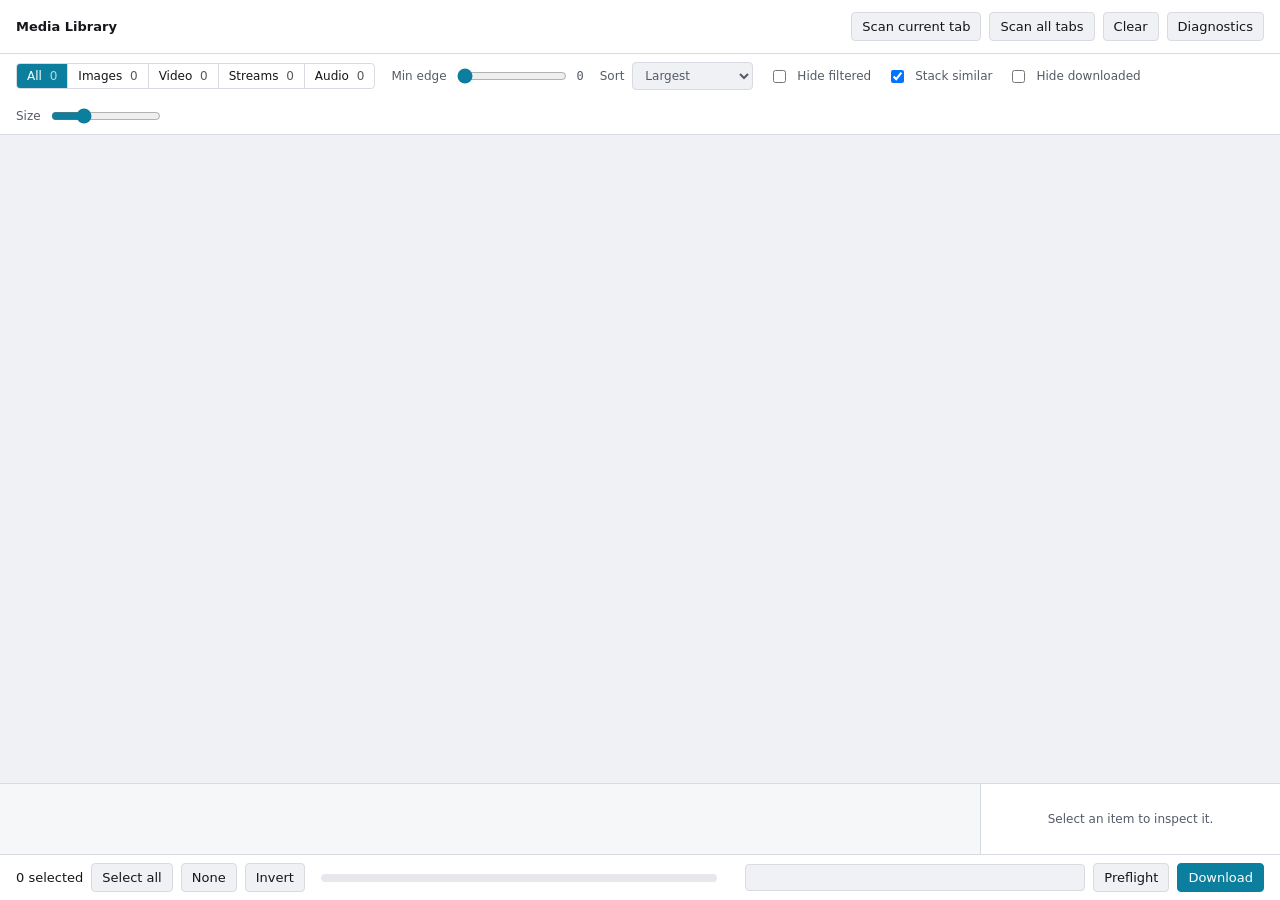
<file: browser_extensions/media-downloader-v2/src/ui/library/index.html>
<!DOCTYPE html>
<html lang="en">
<head>
    <meta charset="utf-8">
    <title>Media Library</title>
    <link rel="stylesheet" href="../kit/tokens.css">
    <link rel="stylesheet" href="library.css">
</head>
<body>
<div class="app">

    <header class="topbar">
        <div class="topbar__title">
            <strong>Media Library</strong>
            <span id="source" class="muted"></span>
        </div>
        <div class="topbar__actions">
            <button id="scan">Scan current tab</button>
            <button id="scanAll">Scan all tabs</button>
            <button id="clear">Clear</button>
            <button id="diag" title="Copy a redacted diagnostic timeline">Diagnostics</button>
        </div>
    </header>

    <div class="toolbar">
        <div class="seg" id="kindFilter" role="group" aria-label="Media type">
            <button data-kind="all" class="on">All <span class="n" data-count="all">0</span></button>
            <button data-kind="image">Images <span class="n" data-count="image">0</span></button>
            <button data-kind="video">Video <span class="n" data-count="video">0</span></button>
            <button data-kind="stream">Streams <span class="n" data-count="stream">0</span></button>
            <button data-kind="audio">Audio <span class="n" data-count="audio">0</span></button>
        </div>

        <label class="ctl">Min edge
            <input type="range" id="minEdge" min="0" max="2400" step="100" value="0">
            <output id="minEdgeOut" class="mono">0</output>
        </label>

        <label class="ctl">Sort
            <select id="sort">
                <option value="area">Largest</option>
                <option value="bytes">Filesize</option>
                <option value="added">Newest found</option>
                <option value="confidence">Confidence</option>
                <option value="name">Name</option>
            </select>
        </label>

        <label class="ctl"><input type="checkbox" id="hideFiltered"> Hide filtered</label>
        <label class="ctl"><input type="checkbox" id="stack" checked> Stack similar</label>
        <label class="ctl"><input type="checkbox" id="hideDone"> Hide downloaded</label>

        <label class="ctl">Size
            <input type="range" id="density" min="96" max="360" step="8" value="168">
        </label>
    </div>

    <div id="notice" class="notice" role="status" hidden></div>

    <main class="body">
        <section class="gridwrap" id="gridwrap" tabindex="0" aria-label="Media grid">
            <div id="empty" class="empty" hidden></div>
        </section>

        <aside class="inspector" id="inspector">
            <div class="inspector__empty muted">Select an item to inspect it.</div>
        </aside>
    </main>

    <footer class="transfer" id="transfer">
        <div class="transfer__left">
            <span id="selInfo">0 selected</span>
            <button id="selAll">Select all</button>
            <button id="selNone">None</button>
            <button id="selInvert">Invert</button>
        </div>
        <div class="transfer__bar" id="bar" hidden>
            <div class="seg-bar">
                <i class="s-done" style="width:0"></i>
                <i class="s-fail" style="width:0"></i>
                <i class="s-live" style="width:0"></i>
            </div>
            <span id="barText" class="mono"></span>
        </div>
        <div class="transfer__right">
            <input type="text" id="template" class="mono" spellcheck="false"
                   title="Output path template" style="width:340px">
            <button id="probe" title="Check real sizes and content types before downloading">Preflight</button>
            <button id="download" class="primary">Download</button>
        </div>
    </footer>

    <div id="ledger" class="ledger" hidden></div>
</div>

<script type="module" src="main.js"></script>
</body>
</html>
</file>
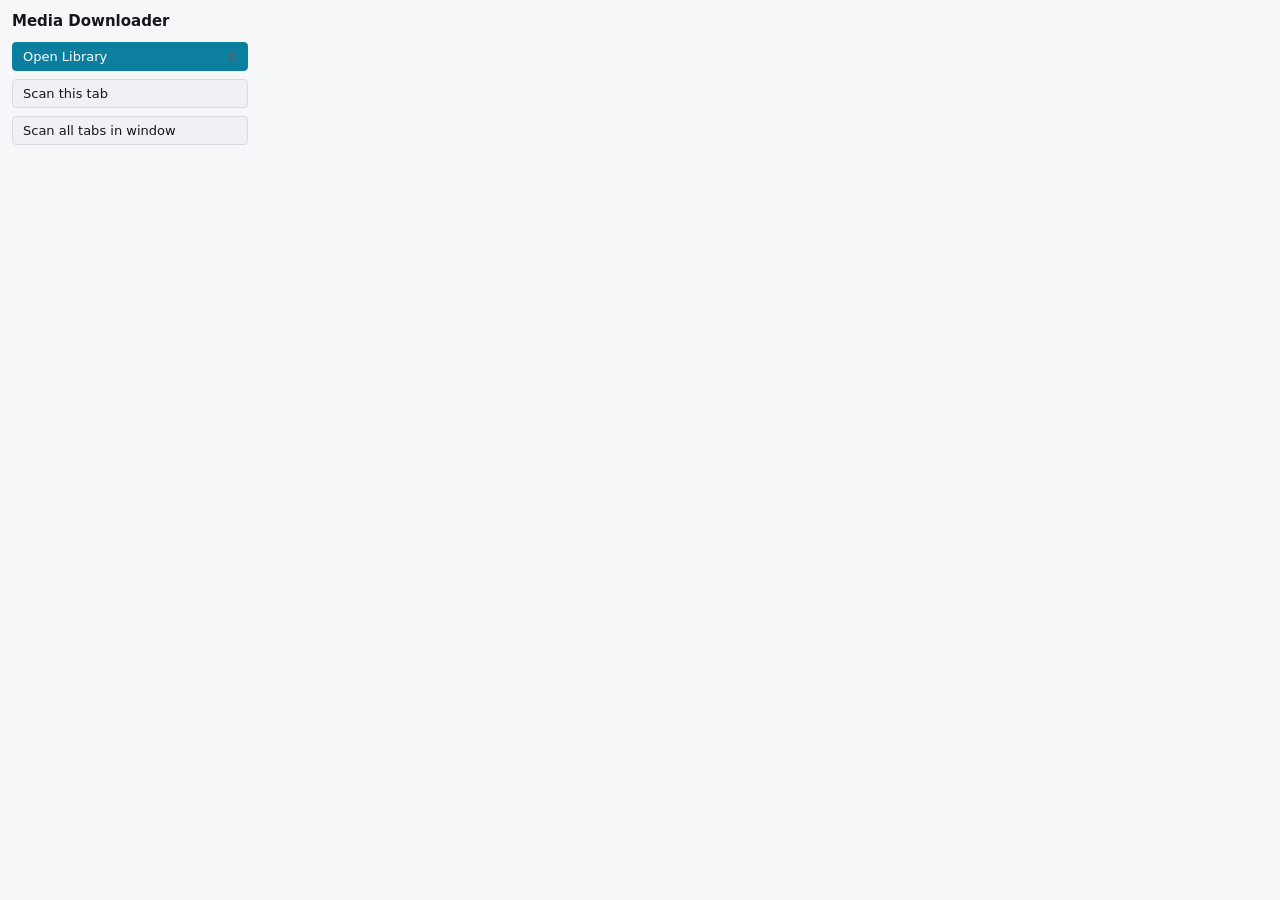
<file: browser_extensions/media-downloader-v2/src/ui/popup/index.html>
<!DOCTYPE html>
<html lang="en">
<head>
    <meta charset="utf-8">
    <title>Media Downloader</title>
    <link rel="stylesheet" href="../kit/tokens.css">
    <style>
        /* Deliberately small. The popup is a launcher, not a workspace — it
           unmounts on any outside click, which is precisely why v1's grid
           lived in the wrong container and why the codebase grew a
           detached-window hack to work around its own primary UI. */
        body { width: 260px; padding: var(--ui-space-3); }
        h1 { font-size: var(--ui-text-lg); margin: 0 0 var(--ui-space-3); }
        .row { display: flex; flex-direction: column; gap: var(--ui-space-2); }
        .row button { width: 100%; text-align: left; display: flex; justify-content: space-between; }
        .count { font-variant-numeric: tabular-nums; color: var(--ui-text-dim); }
        .note { margin-top: var(--ui-space-3); font-size: var(--ui-text-xs); color: var(--ui-text-faint); }
    </style>
</head>
<body>
    <h1>Media Downloader</h1>
    <div class="row">
        <button id="library" class="primary">Open Library <span class="count" id="n">0</span></button>
        <button id="scan">Scan this tab</button>
        <button id="scanAll">Scan all tabs in window</button>
    </div>
    <div class="note" id="note"></div>
    <script type="module" src="popup.js"></script>
</body>
</html>
</file>
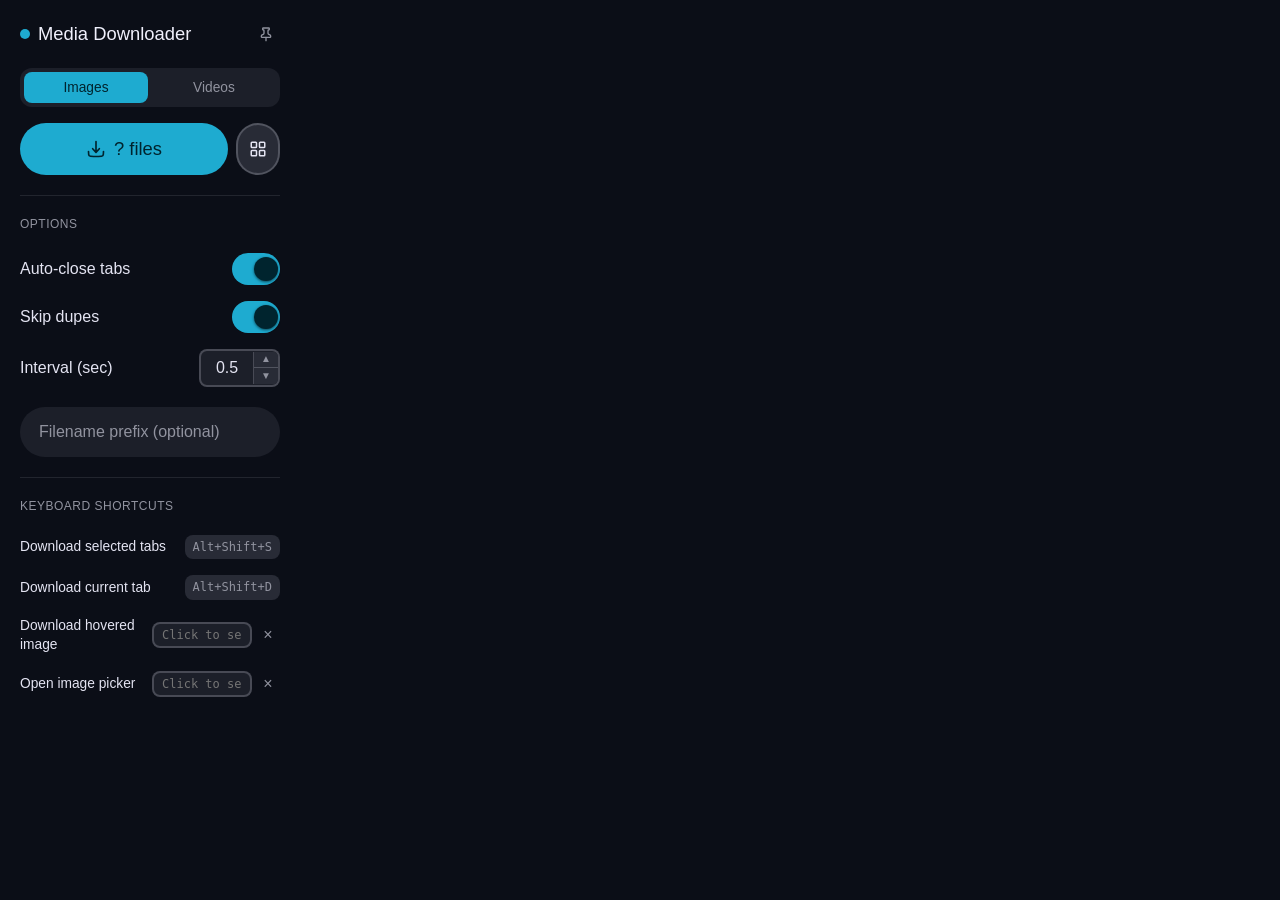
<file: browser_extensions/media-downloader-extension/popup.html>
<!DOCTYPE html>
<html>
<head>
  <meta charset="UTF-8">
  <style>
/* ========================================================================
 * IMAGE DOWNLOADER - POPUP UI
 * Built on Shared UI Design System tokens
 * ======================================================================== */

/* -- ROOT TOKENS --------------------------------------------------------- */
:root {
  /* Spacing Scale */
  --ui-space-1: 4px;
  --ui-space-2: 8px;
  --ui-space-3: 12px;
  --ui-space-4: 16px;
  --ui-space-5: 20px;
  --ui-space-6: 24px;

  /* Radius Scale */
  --ui-radius-s: 8px;
  --ui-radius-m: 12px;
  --ui-radius-l: 18px;
  --ui-radius-pill: 999px;

  /* Typography */
  --ui-font-xs: 0.75rem;
  --ui-font-s: 0.86rem;
  --ui-font-m: 1rem;
  --ui-font-l: 1.15rem;
  --ui-font-weight-m: 400;
  --ui-font-weight-l: 500;

  /* Motion */
  --ui-motion-fast: 120ms cubic-bezier(0.2, 0, 0.2, 1);
  --ui-motion-med: 240ms cubic-bezier(0.2, 0, 0.2, 1);

  /* Switch/Toggle Motion - MD3 Expressive bounce */
  --ui-switch-motion: 350ms cubic-bezier(0.34, 1.56, 0.64, 1);
  --ui-switch-secondary-motion: 250ms ease-out;

  /* Switch/Toggle Dimensions */
  --ui-switch-track-width: 48px;
  --ui-switch-track-height: 32px;
  --ui-switch-track-radius: 16px;
  --ui-switch-outline-width: 2px;
  --ui-switch-thumb-size-on: 24px;

  /* Input Field Dimensions */
  --ui-input-height: 50px;
  --ui-input-padding-x: 16px;
  --ui-input-padding-y: 8px;
  --ui-border-width-l: 3px;

  /* State */
  --ui-state-disabled-opacity: 0.4;
}

/* -- DARK THEME ---------------------------------------------------------- */
:root {
  --ui-surface: rgb(11, 14, 23);
  --ui-surface-alt: rgb(24, 28, 38);
  --ui-elevated-1: rgb(28, 31, 41);
  --ui-elevated-2: rgb(40, 43, 54);
  --ui-elevated-3: rgb(56, 60, 72);

  --ui-text: rgb(228, 228, 242);
  --ui-text-mute: rgb(145, 147, 159);
  --ui-text-strong: rgb(240, 240, 252);

  --ui-accent: rgb(30, 171, 208);
  --ui-text-on-accent: rgb(0, 36, 46);

  --ui-success: rgb(0, 162, 103);
  --ui-error: rgb(255, 113, 100);

  --ui-border-color-light: rgba(228, 228, 242, 0.10);
  --ui-border-color-med: rgba(228, 228, 242, 0.22);

  --ui-state-focus-ring: rgb(80, 210, 240);
  --ui-state-hover: rgba(228, 228, 242, 0.08);

  /* Switch/Toggle Colors */
  --ui-switch-track-off: rgb(35, 37, 47);
  --ui-switch-track-on: var(--ui-accent);
  --ui-switch-outline: rgb(115, 117, 129);
  --ui-switch-thumb-off: rgb(115, 117, 129);
  --ui-switch-thumb-on: rgb(0, 36, 46);

  /* Shadows */
  --ui-shadow-1: 0 1px 3px rgba(0, 0, 0, 0.60);
  --ui-shadow-2: 0 2px 8px rgba(0, 0, 0, 0.70);

  /* Input Field Colors */
  --ui-input-bg: rgb(28, 31, 41);
}

/* -- RESET & BASE -------------------------------------------------------- */
*, *::before, *::after {
  box-sizing: border-box;
  margin: 0;
  padding: 0;
}

body {
  width: 300px;
  font-family: -apple-system, BlinkMacSystemFont, 'Segoe UI', Roboto, sans-serif;
  font-size: var(--ui-font-m);
  color: var(--ui-text);
  background: var(--ui-surface);
  line-height: 1.4;
  padding: var(--ui-space-5);
  transition: width var(--ui-motion-med);
}

body.image-modal-open {
  width: 450px;
}

/* -- HEADER -------------------------------------------------------------- */
.header {
  display: flex;
  align-items: center;
  gap: var(--ui-space-2);
  margin-bottom: var(--ui-space-5);
  transition: opacity var(--ui-motion-med), transform var(--ui-motion-med), margin var(--ui-motion-med), height var(--ui-motion-med);
}

.header--hidden {
  opacity: 0;
  transform: scale(0.95);
  pointer-events: none;
  margin-bottom: 0;
  height: 0;
  overflow: hidden;
}

.header__icon {
  width: 10px;
  height: 10px;
  background: var(--ui-accent);
  border-radius: var(--ui-radius-s);
}

.header__title {
  font-size: var(--ui-font-l);
  font-weight: var(--ui-font-weight-l);
  color: var(--ui-text-strong);
}

.header__pin {
  margin-left: auto;
  width: 28px;
  height: 28px;
  border: none;
  background: transparent;
  color: var(--ui-text-mute);
  cursor: pointer;
  border-radius: var(--ui-radius-s);
  display: flex;
  align-items: center;
  justify-content: center;
  transition: background var(--ui-motion-fast), color var(--ui-motion-fast);
}

.header__pin:hover {
  background: var(--ui-state-hover);
  color: var(--ui-accent);
}

/* Hide pin button when already in detached window (only the original, not the close btn) */
body.is-detached #pin-btn {
  display: none;
}

/* Detached window gets more generous layout */
body.is-detached {
  width: auto;
  min-width: 320px;
}

body.is-detached.image-modal-open {
  width: auto;
}

/* -- DETACHED GRID MODE -------------------------------------------------- */
/* Hide normal popup UI when in detached mode (grid is the main view) */
body.is-detached .header,
body.is-detached .media-type,
body.is-detached .action-area__download,
body.is-detached .divider,
body.is-detached .section:has(> .section__title) {
  display: none !important;
}

body.is-detached {
  padding: 0;
  overflow: hidden;
}

body.is-detached #image-modal.active {
  background: var(--ui-surface);
}

body.is-detached #image-modal .modal {
  height: 100vh;
  max-height: 100vh;
  border-radius: 0;
}

body.is-detached #image-modal .modal__body--grid {
  max-height: none;
  flex: 1;
  grid-template-columns: repeat(4, 1fr);
  grid-auto-rows: minmax(200px, auto);
  gap: var(--ui-space-3);
}

/* -- SECTIONS ------------------------------------------------------------ */
.section {
  margin-bottom: var(--ui-space-5);
}

.section__title {
  font-size: var(--ui-font-xs);
  text-transform: uppercase;
  letter-spacing: 0.5px;
  color: var(--ui-text-mute);
  margin-bottom: var(--ui-space-3);
}

/* -- BUTTONS ------------------------------------------------------------- */
.btn {
  display: flex;
  align-items: center;
  justify-content: center;
  width: 100%;
  padding: var(--ui-space-3) var(--ui-space-5);
  font-size: var(--ui-font-l);
  font-weight: var(--ui-font-weight-l);
  border: none;
  border-radius: var(--ui-radius-pill);
  cursor: pointer;
  transition: background var(--ui-motion-fast), transform var(--ui-motion-fast);
  min-height: 52px;
  gap: var(--ui-space-2);
}

.btn:active {
  transform: scale(0.98);
}

.btn:focus-visible {
  outline: 2px solid var(--ui-state-focus-ring);
  outline-offset: 2px;
}

.btn:disabled {
  opacity: var(--ui-state-disabled-opacity);
  cursor: not-allowed;
}

.btn--primary {
  background: var(--ui-accent);
  color: var(--ui-text-on-accent);
}

.btn--primary:hover:not(:disabled) {
  filter: brightness(1.1);
}

.btn--secondary {
  background: var(--ui-elevated-2);
  color: var(--ui-text);
  border: 2px solid var(--ui-border-color-med);
  min-width: 44px;
  width: 44px;
  padding: 0;
}

.btn--secondary:hover:not(:disabled) {
  background: var(--ui-elevated-3);
  border-color: var(--ui-accent);
}

/* Button row layout */
.btn-row {
  display: flex;
  gap: var(--ui-space-2);
}

.btn-row .btn--primary {
  flex: 1;
}

.btn-row .btn--secondary {
  flex-shrink: 0;
}

/* -- DIVIDER ------------------------------------------------------------- */
.divider {
  height: 1px;
  background: var(--ui-border-color-light);
  margin: var(--ui-space-5) 0;
}

/* -- OPTIONS ------------------------------------------------------------- */
.option {
  display: flex;
  align-items: center;
  justify-content: space-between;
  padding: var(--ui-space-2) 0;
}

.option__label {
  font-size: var(--ui-font-m);
  color: var(--ui-text);
}

/* -- TOGGLE SWITCH (MD3 Expressive) -------------------------------------- */
.toggle {
  position: relative;
  display: inline-flex;
  align-items: center;
  cursor: pointer;
  user-select: none;
  -webkit-tap-highlight-color: transparent;
  flex-shrink: 0;
}

.toggle__input {
  /* Position absolutely for accessibility (not display: none) */
  position: absolute;
  opacity: 0;
  width: var(--ui-switch-track-width);
  height: var(--ui-switch-track-height);
  cursor: pointer;
  margin: 0;
  z-index: 1;
}

.toggle__track {
  /* Dimensions */
  position: relative;
  display: inline-block;
  width: var(--ui-switch-track-width);
  height: var(--ui-switch-track-height);
  border-radius: var(--ui-switch-track-radius);

  /* Default state (off) */
  background: var(--ui-switch-track-off);
  border: var(--ui-switch-outline-width) solid var(--ui-switch-outline);

  /* Transitions */
  transition:
    background-color var(--ui-switch-secondary-motion),
    border-color var(--ui-switch-secondary-motion),
    transform var(--ui-motion-fast) ease-out;
}

.toggle__thumb {
  /* Position */
  position: absolute;
  top: 50%;
  left: 4px;
  transform: translateY(-50%) scale(0.67);

  /* Dimensions - always 24px in DOM, scale to simulate size change */
  width: var(--ui-switch-thumb-size-on);
  height: var(--ui-switch-thumb-size-on);
  border-radius: 50%;

  /* Default state (off) */
  background: var(--ui-switch-thumb-off);

  /* Transitions - smooth bounce animation */
  transition:
    transform var(--ui-switch-motion),
    background-color var(--ui-switch-secondary-motion),
    box-shadow var(--ui-switch-secondary-motion);

  /* Subtle shadow for depth */
  box-shadow: var(--ui-shadow-1);
}

/* Checked state (on) - track */
.toggle__input:checked + .toggle__track {
  background: var(--ui-switch-track-on);
  border-color: transparent;
}

/* Checked state (on) - thumb: move right and scale to full size */
.toggle__input:checked + .toggle__track .toggle__thumb {
  transform:
    translateX(calc(var(--ui-switch-track-width) - var(--ui-switch-thumb-size-on) - 8px))
    translateY(-50%)
    scale(1);
  background: var(--ui-switch-thumb-on);
}

/* Focus state (keyboard navigation) */
.toggle__input:focus-visible + .toggle__track {
  outline: 2px solid var(--ui-state-focus-ring);
  outline-offset: 2px;
}

/* Remove focus on mouse click */
.toggle__input:focus:not(:focus-visible) + .toggle__track {
  outline: none;
}

/* Hover state (desktop only) */
@media (hover: hover) and (pointer: fine) {
  .toggle:hover .toggle__track {
    box-shadow: 0 0 0 8px var(--ui-state-hover);
  }

  .toggle:hover .toggle__thumb {
    box-shadow: var(--ui-shadow-2);
  }
}

/* Active/pressed state */
.toggle:active .toggle__track {
  transform: scale(0.98);
}

/* Reduced motion accessibility */
@media (prefers-reduced-motion: reduce) {
  .toggle__thumb,
  .toggle__track {
    transition: none !important;
  }
}

/* -- TEXT INPUT (Pill with Floating Label) ------------------------------- */
.input-wrapper {
  position: relative;
  width: 100%;
  height: var(--ui-input-height);
  margin-top: var(--ui-space-3);
}

.input-pill {
  position: relative;
  width: 100%;
  height: var(--ui-input-height);
  border-radius: var(--ui-input-height);
  border: var(--ui-border-width-l) solid transparent;
  background: var(--ui-input-bg);
  box-sizing: border-box;
  display: flex;
  align-items: center;
  transition: border-color var(--ui-motion-med);
  overflow: visible;
}

.input-pill:focus-within {
  border-color: var(--ui-accent);
}

.input-label {
  position: absolute;
  left: var(--ui-input-padding-x);
  top: 50%;
  transform: translateY(-50%);
  transform-origin: left center;
  background: transparent;
  font-size: var(--ui-font-m);
  font-weight: 400;
  line-height: 1.5;
  color: var(--ui-text-mute);
  pointer-events: none;
  white-space: nowrap;
  z-index: 1;
  transition:
    transform var(--ui-motion-med),
    color var(--ui-motion-med);
  -webkit-font-smoothing: antialiased;
}

/* Elevated state - label moves above input and shrinks */
.input-pill.has-value .input-label,
.input-pill:focus-within .input-label {
  transform: translateY(calc(-1 * var(--ui-input-height) * 0.95)) scale(0.75);
  color: var(--ui-text);
}

.input-field {
  position: relative;
  flex: 1;
  border: none;
  outline: none;
  background: transparent;
  padding: var(--ui-input-padding-y) var(--ui-input-padding-x);
  font-size: var(--ui-font-m);
  font-weight: 400;
  color: var(--ui-text);
  -webkit-font-smoothing: antialiased;
  z-index: 1;
  width: 100%;
  height: 100%;
  border-radius: inherit;
}

.input-field::placeholder {
  color: transparent;
}

/* Reduced motion accessibility */
@media (prefers-reduced-motion: reduce) {
  .input-label,
  .input-pill {
    transition: none !important;
  }
}

/* Custom number input */
.number-input {
  display: flex;
  align-items: center;
  background: var(--ui-elevated-1);
  border: 2px solid var(--ui-border-color-med);
  border-radius: var(--ui-radius-s);
  overflow: hidden;
  transition: border-color var(--ui-motion-fast);
}

.number-input:focus-within {
  border-color: var(--ui-accent);
}

.number-input__field {
  width: 52px;
  padding: var(--ui-space-2) var(--ui-space-2);
  border: none;
  background: transparent;
  color: var(--ui-text);
  font-size: var(--ui-font-m);
  text-align: center;
  -moz-appearance: textfield;
}

.number-input__field::-webkit-inner-spin-button,
.number-input__field::-webkit-outer-spin-button {
  -webkit-appearance: none;
  margin: 0;
}

.number-input__field:focus {
  outline: none;
}

.number-input__btns {
  display: flex;
  flex-direction: column;
  border-left: 1px solid var(--ui-border-color-med);
}

.number-input__btn {
  width: 24px;
  height: 16px;
  display: flex;
  align-items: center;
  justify-content: center;
  background: var(--ui-elevated-2);
  border: none;
  color: var(--ui-text-mute);
  cursor: pointer;
  font-size: 10px;
  line-height: 1;
  transition: background var(--ui-motion-fast), color var(--ui-motion-fast);
}

.number-input__btn:hover {
  background: var(--ui-elevated-3);
  color: var(--ui-text);
}

.number-input__btn:first-child {
  border-bottom: 1px solid var(--ui-border-color-med);
}

/* -- STATUS -------------------------------------------------------------- */
.status {
  font-size: var(--ui-font-s);
  color: var(--ui-text-mute);
  text-align: center;
  padding: var(--ui-space-3);
  min-height: 40px;
  display: flex;
  align-items: center;
  justify-content: center;
}

.status--success {
  color: var(--ui-success);
}

.status--error {
  color: var(--ui-error);
}

/* -- ACTION AREA (Button / Progress crossfade) --------------------------- */
.action-area {
  display: grid;
}

.action-area__download,
.action-area__progress {
  grid-area: 1 / 1;
  transition: opacity var(--ui-motion-med), transform var(--ui-motion-med);
}

.action-area__download {
  opacity: 1;
  transform: scale(1);
}

.action-area__progress {
  opacity: 0;
  transform: scale(0.95);
  pointer-events: none;
  visibility: hidden;
  height: 0;
  overflow: hidden;
}

/* Active state - show progress, hide button */
.action-area--active .action-area__download {
  opacity: 0;
  transform: scale(0.95);
  pointer-events: none;
}

.action-area--active .action-area__download {
  visibility: hidden;
  height: 0;
  overflow: hidden;
}

.action-area--active .action-area__progress {
  opacity: 1;
  transform: scale(1);
  pointer-events: auto;
  visibility: visible;
  height: auto;
  overflow: visible;
}

/* -- PROGRESS ------------------------------------------------------------ */
.progress {
  display: flex;
  flex-direction: column;
  gap: var(--ui-space-3);
}

.progress__bar {
  height: 6px;
  background: var(--ui-elevated-3);
  border-radius: var(--ui-radius-pill);
  overflow: hidden;
}

.progress__fill {
  height: 100%;
  background: var(--ui-accent);
  border-radius: var(--ui-radius-pill);
  transition: width 200ms ease-out;
  width: 0%;
}

.progress__stats {
  display: flex;
  justify-content: space-between;
  align-items: center;
}

.progress__text {
  font-size: var(--ui-font-s);
  color: var(--ui-text-mute);
}

.progress__dupes {
  font-size: var(--ui-font-xs);
  color: var(--ui-text-mute);
}

.progress__controls {
  display: flex;
  gap: var(--ui-space-2);
}

.progress__controls .btn {
  flex: 1;
  min-height: 40px;
  font-size: var(--ui-font-s);
}

.btn--warning {
  background: var(--ui-elevated-2);
  color: var(--ui-text);
  border: 2px solid rgb(232, 177, 0);
}

.btn--warning:hover:not(:disabled) {
  background: var(--ui-elevated-3);
}

.btn--danger {
  position: relative;
  background: transparent;
  color: var(--ui-error);
  overflow: hidden;
}

.btn--danger::before {
  content: '';
  position: absolute;
  inset: 0;
  background: var(--ui-error);
  opacity: 0;
  transition: opacity var(--ui-motion-fast);
  border-radius: inherit;
}

@media (hover: hover) and (pointer: fine) {
  .btn--danger:hover:not(:disabled)::before {
    opacity: 0.15;
  }

  .btn--danger:hover:not(:disabled) {
    box-shadow: var(--ui-shadow-1);
  }
}
/* -- MEDIA TYPE SELECTOR ------------------------------------------------- */
.media-type {
  display: flex;
  gap: var(--ui-space-1);
  background: var(--ui-elevated-1);
  padding: 4px;
  border-radius: var(--ui-radius-m);
  margin-bottom: var(--ui-space-4);
}

.media-type__btn {
  flex: 1;
  padding: var(--ui-space-2) var(--ui-space-3);
  border: none;
  background: transparent;
  color: var(--ui-text-mute);
  font-size: var(--ui-font-s);
  font-weight: var(--ui-font-weight-l);
  border-radius: var(--ui-radius-s);
  cursor: pointer;
  transition: background var(--ui-motion-fast), color var(--ui-motion-fast);
}

.media-type__btn:hover {
  color: var(--ui-text);
}

.media-type__btn.active {
  background: var(--ui-accent);
  color: var(--ui-text-on-accent);
}

/* -- VIDEO MODAL --------------------------------------------------------- */
.modal-overlay {
  position: fixed;
  inset: 0;
  background: rgba(0, 0, 0, 0.85);
  display: flex;
  align-items: center;
  justify-content: center;
  opacity: 0;
  visibility: hidden;
  transition: opacity var(--ui-motion-med), visibility var(--ui-motion-med);
  z-index: 100;
}

.modal-overlay.active {
  opacity: 1;
  visibility: visible;
}

.modal {
  background: var(--ui-surface);
  border-radius: var(--ui-radius-m);
  width: 100%;
  max-height: 100%;
  display: flex;
  flex-direction: column;
}

.modal__header {
  padding: var(--ui-space-3) var(--ui-space-4);
  border-bottom: 1px solid var(--ui-border-color-light);
  display: flex;
  align-items: center;
  justify-content: space-between;
}

.modal__title {
  font-size: var(--ui-font-m);
  font-weight: var(--ui-font-weight-l);
  color: var(--ui-text-strong);
}

.modal__close {
  width: 28px;
  height: 28px;
  border: none;
  background: transparent;
  color: var(--ui-text-mute);
  cursor: pointer;
  border-radius: var(--ui-radius-s);
  display: flex;
  align-items: center;
  justify-content: center;
}

.modal__close:hover {
  background: var(--ui-state-hover);
  color: var(--ui-text);
}

.modal__body {
  flex: 1;
  overflow-y: auto;
  padding: var(--ui-space-3);
  min-height: 120px;
  max-height: 280px;
}

.modal__empty {
  display: flex;
  align-items: center;
  justify-content: center;
  height: 100%;
  color: var(--ui-text-mute);
  font-size: var(--ui-font-s);
  text-align: center;
  padding: var(--ui-space-4);
}

.video-grid {
  display: flex;
  flex-direction: column;
  gap: var(--ui-space-2);
}

.video-card {
  display: flex;
  align-items: center;
  gap: var(--ui-space-3);
  padding: var(--ui-space-2) var(--ui-space-3);
  background: var(--ui-elevated-1);
  border-radius: var(--ui-radius-s);
  cursor: pointer;
  border: 2px solid transparent;
  transition: background var(--ui-motion-fast), border-color var(--ui-motion-fast);
}

.video-card:hover {
  background: var(--ui-elevated-2);
}

.video-card.selected {
  border-color: var(--ui-accent);
}

.video-card__checkbox {
  width: 18px;
  height: 18px;
  border: 2px solid var(--ui-border-color-med);
  border-radius: 4px;
  display: flex;
  align-items: center;
  justify-content: center;
  flex-shrink: 0;
}

.video-card.selected .video-card__checkbox {
  background: var(--ui-accent);
  border-color: var(--ui-accent);
}

.video-card__checkbox svg {
  width: 12px;
  height: 12px;
  color: var(--ui-text-on-accent);
  opacity: 0;
}

.video-card.selected .video-card__checkbox svg {
  opacity: 1;
}

.video-card__info {
  flex: 1;
  min-width: 0;
}

.video-card__source {
  font-size: var(--ui-font-s);
  color: var(--ui-text);
  white-space: nowrap;
  overflow: hidden;
  text-overflow: ellipsis;
}

.video-card__meta {
  display: flex;
  gap: var(--ui-space-3);
  margin-top: 2px;
  font-size: var(--ui-font-xs);
  color: var(--ui-text-mute);
}

.video-card__origin {
  font-size: 9px;
  padding: 1px 4px;
  border-radius: 3px;
  margin-left: 6px;
  font-weight: 600;
  text-transform: uppercase;
  background: var(--ui-elevated-3);
}

.video-card__origin.origin-dom {
  background: var(--ui-success);
  color: #fff;
}

.video-card__origin.origin-playing {
  background: #e91e63;
  color: #fff;
}

.video-card__origin.origin-play {
  background: var(--ui-accent);
  color: var(--ui-text-on-accent);
}

.video-card__origin.origin-net {
  background: var(--ui-elevated-3);
  color: var(--ui-text-mute);
}

.video-card__origin.origin-stream {
  background: #ff9800;
  color: #000;
}

.video-card__origin.origin-verified {
  background: var(--ui-accent);
  color: var(--ui-text-on-accent);
}

.video-card.is-stream {
  opacity: 0.85;
  border-color: #ff9800;
}

.video-card.is-stream .video-card__checkbox {
  /* Still show checkbox for streams */
}

.stream-note {
  color: #ff9800;
  font-size: 10px;
  margin-left: 4px;
}

.video-card.unverified {
  opacity: 0.6;
}

.video-card.unverified .video-card__origin {
  background: var(--ui-elevated-3);
  color: var(--ui-text-mute);
}

.video-card__play {
  width: 28px;
  height: 28px;
  border: none;
  background: var(--ui-elevated-3);
  color: var(--ui-text);
  border-radius: 50%;
  cursor: pointer;
  display: flex;
  align-items: center;
  justify-content: center;
  flex-shrink: 0;
}

.video-card__play:hover {
  background: var(--ui-accent);
  color: var(--ui-text-on-accent);
}

.video-card__play svg {
  width: 12px;
  height: 12px;
  margin-left: 2px;
}

.modal__player {
  border-top: 1px solid var(--ui-border-color-light);
  background: #000;
  display: none;
}

.modal__player.active {
  display: block;
}

.player__video {
  width: 100%;
  max-height: 160px;
  display: block;
}

.modal__footer {
  padding: var(--ui-space-3) var(--ui-space-4);
  border-top: 1px solid var(--ui-border-color-light);
  display: flex;
  align-items: center;
  justify-content: space-between;
}

.modal__selection-info {
  font-size: var(--ui-font-s);
  color: var(--ui-text-mute);
}

.modal__actions {
  display: flex;
  gap: var(--ui-space-2);
}

.modal__actions .btn {
  min-height: 36px;
  padding: var(--ui-space-2) var(--ui-space-4);
  font-size: var(--ui-font-s);
}

/* -- IMAGE MODAL --------------------------------------------------------- */
#image-modal .modal {
  max-height: none;
  height: auto;
}

/* -- IMAGE MODAL GRID ---------------------------------------------------- */
.modal__body--grid {
  display: grid;
  grid-template-columns: repeat(3, 1fr);
  grid-auto-rows: minmax(140px, auto);
  gap: var(--ui-space-2);
  padding: var(--ui-space-3);
  max-height: 450px;
  overflow-y: auto;
  align-content: start;
}

.modal__body--grid .modal__empty {
  grid-column: 1 / -1;
}

.modal__toolbar {
  display: flex;
  align-items: center;
  gap: var(--ui-space-2);
  padding: var(--ui-space-2) var(--ui-space-4);
  border-bottom: 1px solid var(--ui-border-color-light);
  background: var(--ui-surface-alt);
}

.modal__select-btn {
  padding: var(--ui-space-1) var(--ui-space-2);
  font-size: var(--ui-font-xs);
  background: var(--ui-elevated-2);
  border: 1px solid var(--ui-border-color-med);
  border-radius: var(--ui-radius-s);
  color: var(--ui-text);
  cursor: pointer;
  transition: background var(--ui-motion-fast);
}

.modal__select-btn:hover {
  background: var(--ui-elevated-3);
}

.modal__sort-select {
  padding: var(--ui-space-1) var(--ui-space-2);
  padding-right: 22px;
  font-size: var(--ui-font-xs);
  font-family: inherit;
  background: var(--ui-elevated-2);
  border: 1px solid var(--ui-border-color-med);
  border-radius: var(--ui-radius-s);
  color: var(--ui-text);
  cursor: pointer;
  appearance: none;
  -webkit-appearance: none;
  background-image: url("data:image/svg+xml,%3Csvg xmlns='http://www.w3.org/2000/svg' width='12' height='12' viewBox='0 0 24 24' fill='none' stroke='%239193a0' stroke-width='2.5'%3E%3Cpath d='M6 9l6 6 6-6'/%3E%3C/svg%3E");
  background-repeat: no-repeat;
  background-position: right 4px center;
  background-size: 12px;
  transition: border-color var(--ui-motion-fast);
}

.modal__sort-select:hover {
  border-color: var(--ui-accent);
}

.modal__sort-select:focus {
  outline: none;
  border-color: var(--ui-accent);
}

.modal__sort-select option {
  background: var(--ui-elevated-1);
  color: var(--ui-text);
}

.modal__image-count {
  margin-left: auto;
  font-size: var(--ui-font-xs);
  color: var(--ui-text-mute);
}

/* -- MIN-SIZE SLIDER ----------------------------------------------------- */
.modal__min-size {
  display: flex;
  align-items: center;
  gap: 6px;
  padding: var(--ui-space-2) var(--ui-space-4);
  border-bottom: 1px solid var(--ui-border-color-light);
  background: var(--ui-surface-alt);
}

.modal__min-size-label {
  font-size: var(--ui-font-xs);
  color: var(--ui-text-mute);
  white-space: nowrap;
}

.modal__min-size-slider {
  flex: 1;
  height: 4px;
  -webkit-appearance: none;
  appearance: none;
  background: var(--ui-elevated-3);
  border-radius: 2px;
  outline: none;
  cursor: pointer;
}

.modal__min-size-slider::-webkit-slider-thumb {
  -webkit-appearance: none;
  width: 14px;
  height: 14px;
  border-radius: 50%;
  background: var(--ui-accent);
  cursor: pointer;
  border: 2px solid var(--ui-text-on-accent);
  box-shadow: var(--ui-shadow-1);
}

.modal__min-size-value {
  font-size: var(--ui-font-xs);
  font-weight: 600;
  color: var(--ui-text);
  min-width: 36px;
  text-align: right;
  font-variant-numeric: tabular-nums;
}

/* -- HOVER PREVIEW ------------------------------------------------------- */
.image-preview {
  position: fixed;
  z-index: 200;
  pointer-events: none;
  opacity: 0;
  transform: scale(0.92);
  transition: opacity 120ms ease-out, transform 120ms ease-out;
  max-width: 320px;
  max-height: 320px;
  border-radius: var(--ui-radius-m);
  overflow: hidden;
  box-shadow: 0 8px 32px rgba(0, 0, 0, 0.6), 0 0 0 1px var(--ui-border-color-med);
  background: var(--ui-elevated-1);
}

.image-preview.visible {
  opacity: 1;
  transform: scale(1);
}

.image-preview__img {
  display: block;
  max-width: 320px;
  max-height: 320px;
  object-fit: contain;
}

.image-preview__info {
  position: absolute;
  bottom: 0;
  left: 0;
  right: 0;
  padding: 4px 8px;
  background: linear-gradient(transparent, rgba(0,0,0,0.85));
  font-size: 11px;
  color: white;
  text-align: center;
}

/* -- KEYBOARD-FOCUSED CARD ----------------------------------------------- */
.image-card.keyboard-focus {
  outline: 2px solid var(--ui-state-focus-ring);
  outline-offset: 1px;
  transform: scale(1.03);
}

/* -- FOOTER FILESIZE ESTIMATE -------------------------------------------- */
.modal__selection-size {
  font-size: var(--ui-font-xs);
  color: var(--ui-text-mute);
  margin-left: var(--ui-space-2);
}

/* Live scanning indicator */
.image-live-indicator {
  display: none;
  align-items: center;
  gap: 4px;
  font-size: 10px;
  font-weight: 600;
  color: #4ade80;
  letter-spacing: 0.05em;
  margin-left: var(--ui-space-2);
}

.image-live-indicator.active {
  display: flex;
}

.image-live-indicator__dot {
  width: 6px;
  height: 6px;
  border-radius: 50%;
  background: #4ade80;
  animation: live-pulse 1.5s ease-in-out infinite;
}

@keyframes live-pulse {
  0%, 100% { opacity: 1; }
  50% { opacity: 0.3; }
}

.modal__filter-btn {
  padding: var(--ui-space-1) var(--ui-space-2);
  font-size: var(--ui-font-xs);
  background: transparent;
  border: none;
  color: var(--ui-text-mute);
  cursor: pointer;
  border-radius: var(--ui-radius-s);
  transition: background var(--ui-motion-fast), color var(--ui-motion-fast);
}

.modal__filter-btn:hover {
  color: var(--ui-text);
}

.modal__filter-btn.active {
  background: var(--ui-elevated-2);
  color: var(--ui-text);
}

.modal__header-actions {
  display: flex;
  gap: var(--ui-space-1);
  margin-left: auto;
  margin-right: var(--ui-space-3);
}

/* Image Card */
.image-card {
  position: relative;
  border-radius: var(--ui-radius-s);
  overflow: hidden;
  cursor: pointer;
  border: 2px solid transparent;
  transition: border-color var(--ui-motion-fast), transform var(--ui-motion-fast);
  background: var(--ui-elevated-1);
  aspect-ratio: 1;
}

.image-card:hover {
  transform: scale(1.03);
}

.image-card.selected {
  border-color: var(--ui-accent);
}

.image-card__img {
  position: absolute;
  inset: 0;
  display: block;
  width: 100%;
  height: 100%;
  object-fit: cover;
}

.image-card__checkbox {
  position: absolute;
  top: 4px;
  left: 4px;
  width: 20px;
  height: 20px;
  background: rgba(0, 0, 0, 0.6);
  border: 2px solid rgba(255, 255, 255, 0.5);
  border-radius: 4px;
  display: flex;
  align-items: center;
  justify-content: center;
  opacity: 0;
  transition: opacity var(--ui-motion-fast), background var(--ui-motion-fast);
}

.image-card:hover .image-card__checkbox,
.image-card.selected .image-card__checkbox {
  opacity: 1;
}

.image-card.selected .image-card__checkbox {
  background: var(--ui-accent);
  border-color: var(--ui-accent);
}

.image-card__checkbox svg {
  width: 14px;
  height: 14px;
  color: white;
  opacity: 0;
}

.image-card.selected .image-card__checkbox svg {
  opacity: 1;
}

.image-card__meta {
  position: absolute;
  bottom: 0;
  left: 0;
  right: 0;
  padding: 4px 6px;
  background: linear-gradient(transparent, rgba(0,0,0,0.8));
  font-size: 10px;
  color: white;
  display: flex;
  justify-content: space-between;
}

.image-card__size-badge {
  position: absolute;
  top: 4px;
  right: 4px;
  padding: 2px 4px;
  font-size: 9px;
  font-weight: 600;
  border-radius: 3px;
  background: var(--ui-elevated-3);
  color: var(--ui-text-mute);
}

.image-card__size-badge.large {
  background: var(--ui-success);
  color: white;
}

.image-card__size-badge.medium {
  background: var(--ui-accent);
  color: var(--ui-text-on-accent);
}

/* -- SHORTCUTS SECTION --------------------------------------------------- */
.shortcut-row {
  display: flex;
  align-items: center;
  justify-content: space-between;
  padding: var(--ui-space-2) 0;
}

.shortcut-label {
  font-size: var(--ui-font-s);
  color: var(--ui-text);
}

.shortcut-key {
  font-family: monospace;
  font-size: var(--ui-font-xs);
  padding: var(--ui-space-1) var(--ui-space-2);
  background: var(--ui-elevated-2);
  border-radius: var(--ui-radius-s);
  color: var(--ui-text-mute);
}

.shortcut-config {
  display: flex;
  align-items: center;
  gap: var(--ui-space-1);
}

.shortcut-input {
  width: 100px;
  padding: var(--ui-space-1) var(--ui-space-2);
  font-family: monospace;
  font-size: var(--ui-font-xs);
  background: var(--ui-elevated-1);
  border: 2px solid var(--ui-border-color-med);
  border-radius: var(--ui-radius-s);
  color: var(--ui-text);
  cursor: pointer;
  text-align: center;
}

.shortcut-input:focus {
  border-color: var(--ui-accent);
  outline: none;
}

.shortcut-input.recording {
  border-color: var(--ui-error);
  animation: pulse 1s infinite;
}

.shortcut-input.shortcut-warning {
  border-color: var(--ui-error);
  color: var(--ui-error);
  font-size: 11px;
}

.shortcut-clear {
  width: 24px;
  height: 24px;
  border: none;
  background: transparent;
  color: var(--ui-text-mute);
  cursor: pointer;
  font-size: 16px;
  border-radius: var(--ui-radius-s);
  display: flex;
  align-items: center;
  justify-content: center;
}

.shortcut-clear:hover {
  background: var(--ui-state-hover);
  color: var(--ui-error);
}

@keyframes pulse {
  0%, 100% { opacity: 1; }
  50% { opacity: 0.5; }
}

  </style>
</head>
<body>
  <div class="header">
    <div class="header__icon"></div>
    <h1 class="header__title">Media Downloader</h1>
    <button class="header__pin" id="pin-btn" title="Detach into persistent window">
      <svg width="16" height="16" viewBox="0 0 24 24" fill="none" stroke="currentColor" stroke-width="2" stroke-linecap="round" stroke-linejoin="round">
        <path d="M12 17v5"/>
        <path d="M9 10.76a2 2 0 0 1-1.11 1.79l-1.78.9A2 2 0 0 0 5 15.24V16a1 1 0 0 0 1 1h12a1 1 0 0 0 1-1v-.76a2 2 0 0 0-1.11-1.79l-1.78-.9A2 2 0 0 1 15 10.76V7a1 1 0 0 1 1-1 1 1 0 0 0 1-1V4a1 1 0 0 0-1-1H8a1 1 0 0 0-1 1v1a1 1 0 0 0 1 1 1 1 0 0 1 1 1z"/>
      </svg>
    </button>
  </div>

  <div class="section">
    <div class="media-type" id="media-type">
      <button class="media-type__btn active" data-mode="images">Images</button>
      <button class="media-type__btn" data-mode="videos">Videos</button>
    </div>
    
    <div class="action-area" id="action-area">
      <div class="action-area__download">
        <div class="btn-row">
          <button class="btn btn--primary" id="download-selected">
            <svg class="btn__icon" width="20" height="20" viewBox="0 0 24 24" fill="none" stroke="currentColor" stroke-width="2" stroke-linecap="round" stroke-linejoin="round">
              <path d="M3 15c0 2.828 0 4.243.879 5.121C4.757 21 6.172 21 9 21h6c2.828 0 4.243 0 5.121-.879C21 19.243 21 17.828 21 15"/>
              <path d="M12 3v13m0 0l4-4.375M12 16l-4-4.375"/>
            </svg>
            <span class="btn__text"><span id="tab-count">1</span> file<span id="tab-plural">s</span></span>
          </button>
          <button class="btn btn--secondary" id="image-picker-btn" title="Select specific images from page">
            <svg width="18" height="18" viewBox="0 0 24 24" fill="none" stroke="currentColor" stroke-width="2">
              <rect x="3" y="3" width="7" height="7" rx="1"/>
              <rect x="14" y="3" width="7" height="7" rx="1"/>
              <rect x="3" y="14" width="7" height="7" rx="1"/>
              <rect x="14" y="14" width="7" height="7" rx="1"/>
            </svg>
          </button>
        </div>
      </div>
      <div class="action-area__progress">
        <div class="progress" id="progress">
          <div class="progress__bar">
            <div class="progress__fill" id="progress-fill"></div>
          </div>
          <div class="progress__stats">
            <span class="progress__text" id="progress-text">0 / 0</span>
            <span class="progress__dupes" id="progress-dupes"></span>
          </div>
          <div class="progress__controls">
            <button class="btn btn--warning" id="pause-btn">Pause</button>
            <button class="btn btn--danger" id="cancel-btn">Cancel</button>
          </div>
        </div>
        <div class="status" id="status">Ready</div>
      </div>
    </div>
  </div>

  <div class="divider"></div>

  <div class="section">
    <div class="section__title">Options</div>
    
    <div class="option">
      <span class="option__label">Auto-close tabs</span>
      <label class="toggle">
        <input type="checkbox" class="toggle__input" id="close-tabs" checked>
        <span class="toggle__track">
          <span class="toggle__thumb"></span>
        </span>
      </label>
    </div>
    
    <div class="option">
      <span class="option__label">Skip dupes</span>
      <label class="toggle">
        <input type="checkbox" class="toggle__input" id="skip-duplicates" checked>
        <span class="toggle__track">
          <span class="toggle__thumb"></span>
        </span>
      </label>
    </div>
    
    <div class="option">
      <span class="option__label">Interval (sec)</span>
      <div class="number-input">
        <input type="number" class="number-input__field" id="interval" value="0.5" min="0.1" max="10" step="0.1">
        <div class="number-input__btns">
          <button type="button" class="number-input__btn" id="interval-up">▲</button>
          <button type="button" class="number-input__btn" id="interval-down">▼</button>
        </div>
      </div>
    </div>
    
    <div class="input-wrapper">
      <div class="input-pill" id="prefix-wrapper">
        <span class="input-label">Filename prefix (optional)</span>
        <input type="text" class="input-field" id="prefix">
      </div>
    </div>
  </div>

  <div class="divider"></div>

  <div class="section">
    <div class="section__title">Keyboard Shortcuts</div>

    <div class="shortcut-row">
      <span class="shortcut-label">Download selected tabs</span>
      <span class="shortcut-key" title="Configure in browser settings">Alt+Shift+S</span>
    </div>

    <div class="shortcut-row">
      <span class="shortcut-label">Download current tab</span>
      <span class="shortcut-key" title="Configure in browser settings">Alt+Shift+D</span>
    </div>

    <div class="shortcut-row">
      <span class="shortcut-label">Download hovered image</span>
      <div class="shortcut-config">
        <input type="text" class="shortcut-input" id="shortcut-hover" readonly placeholder="Click to set">
        <button class="shortcut-clear" id="clear-shortcut-hover" title="Clear">&times;</button>
      </div>
    </div>

    <div class="shortcut-row">
      <span class="shortcut-label">Open image picker</span>
      <div class="shortcut-config">
        <input type="text" class="shortcut-input" id="shortcut-picker" readonly placeholder="Click to set">
        <button class="shortcut-clear" id="clear-shortcut-picker" title="Clear">&times;</button>
      </div>
    </div>
  </div>

  <!-- Video Modal -->
  <div class="modal-overlay" id="video-modal">
    <div class="modal">
      <div class="modal__header">
        <span class="modal__title">Select Videos</span>
        <button class="modal__close" id="modal-close">
          <svg width="18" height="18" viewBox="0 0 24 24" fill="none" stroke="currentColor" stroke-width="2">
            <path d="M18 6L6 18M6 6l12 12"/>
          </svg>
        </button>
      </div>
      <div class="modal__body" id="video-list">
        <div class="modal__empty">Scanning...</div>
      </div>
      <div class="modal__player" id="video-player">
        <video class="player__video" id="player-video" controls></video>
      </div>
      <div class="modal__footer">
        <span class="modal__selection-info" id="selection-info">0 selected</span>
        <div class="modal__actions">
          <button class="btn btn--primary" id="modal-download" disabled>Download</button>
        </div>
      </div>
    </div>
  </div>

  <!-- Image Modal -->
  <div class="modal-overlay" id="image-modal">
    <div class="modal">
      <div class="modal__header">
        <span class="modal__title">Select Images</span>
        <div class="modal__header-actions">
          <button class="modal__filter-btn active" data-filter="all">All</button>
          <button class="modal__filter-btn" data-filter="large">Large</button>
          <button class="modal__filter-btn" data-filter="medium">Med</button>
        </div>
        <button class="modal__close" id="image-modal-close">
          <svg width="18" height="18" viewBox="0 0 24 24" fill="none" stroke="currentColor" stroke-width="2">
            <path d="M18 6L6 18M6 6l12 12"/>
          </svg>
        </button>
      </div>
      <div class="modal__toolbar">
        <button class="modal__select-btn" id="image-select-all">Select All</button>
        <button class="modal__select-btn" id="image-deselect-all">Deselect All</button>
        <select class="modal__sort-select" id="image-sort" title="Sort images">
          <option value="largest">Largest first</option>
          <option value="smallest">Smallest first</option>
          <option value="newest">Newest first</option>
        </select>
        <span class="modal__image-count" id="image-total-count">0 images</span>
        <span class="image-live-indicator" id="image-live-indicator" title="Auto-scanning for new images">
          <span class="image-live-indicator__dot"></span>
          LIVE
        </span>
      </div>
      <div class="modal__min-size">
        <span class="modal__min-size-label">Min size</span>
        <input type="range" class="modal__min-size-slider" id="image-min-size" min="0" max="800" step="25" value="0">
        <span class="modal__min-size-value" id="image-min-size-value">0 px</span>
      </div>
      <div class="modal__body modal__body--grid" id="image-list">
        <div class="modal__empty">Scanning for images...</div>
      </div>
      <div class="image-preview" id="image-preview">
        <img class="image-preview__img" id="image-preview-img" alt="">
        <span class="image-preview__info" id="image-preview-info"></span>
      </div>
      <div class="modal__footer">
        <span class="modal__selection-info" id="image-selection-info">0 selected</span>
        <span class="modal__selection-size" id="image-selection-size"></span>
        <div class="modal__actions">
          <button class="btn btn--primary" id="image-modal-download" disabled>Download</button>
        </div>
      </div>
    </div>
  </div>

  <script src="popup.js"></script>
</body>
</html>
</file>
<file: browser_extensions/media-downloader-v2/src/ui/kit/tokens.css>
/**
 * Design tokens, extending the --ui-* scale already used in this repo's
 * extension conventions rather than inventing a parallel system.
 *
 * Deliberately desaturated: a tinted UI shifts your perception of the colours in
 * the image you're judging, which is why every serious image tool ships grey.
 * The accent is reserved for selection and focus and appears nowhere else.
 */

:root {
    color-scheme: dark light;

    /* Spacing */
    --ui-space-1: 4px;
    --ui-space-2: 8px;
    --ui-space-3: 12px;
    --ui-space-4: 16px;
    --ui-space-5: 24px;
    --ui-space-6: 32px;

    /* Radii */
    --ui-radius-sm: 4px;
    --ui-radius: 8px;
    --ui-radius-lg: 12px;

    /* Motion — only where it encodes state change */
    --ui-motion-fast: 120ms cubic-bezier(0.2, 0, 0.2, 1);
    --ui-motion: 180ms cubic-bezier(0.2, 0, 0.2, 1);

    /* Type */
    --ui-font: ui-sans-serif, system-ui, -apple-system, "Segoe UI", Roboto, sans-serif;
    --ui-mono: ui-monospace, "Cascadia Code", "Consolas", monospace;
    --ui-text-xs: 11px;
    --ui-text-sm: 12px;
    --ui-text-md: 13px;
    --ui-text-lg: 15px;

    /* Grid density — driven by the zoom control, reflow only */
    --tile: 168px;
    --tile-gap: 8px;
}

/* Dark (default) */
:root {
    --ui-surface: #0e0f12;
    --ui-elevated-1: #16181d;
    --ui-elevated-2: #1e2128;
    --ui-elevated-3: #272b34;
    --ui-border: #2f333d;
    --ui-border-strong: #3d424e;
    --ui-text: #e6e8ee;
    --ui-text-dim: #9aa1af;
    --ui-text-faint: #6b7280;
    --ui-accent: #1eabd0;
    --ui-accent-dim: #17849f;
    --ui-ok: #3fb950;
    --ui-warn: #d29922;
    --ui-fail: #f05d5d;
    --ui-skip: #6b7280;
}

@media (prefers-color-scheme: light) {
    :root:not([data-theme="dark"]) {
        --ui-surface: #f6f7f9;
        --ui-elevated-1: #ffffff;
        --ui-elevated-2: #f0f1f4;
        --ui-elevated-3: #e6e8ec;
        --ui-border: #d8dbe1;
        --ui-border-strong: #b9bec8;
        --ui-text: #14161a;
        --ui-text-dim: #545b67;
        --ui-text-faint: #858c99;
        --ui-accent: #0d7f9e;
        --ui-accent-dim: #0a6480;
        --ui-ok: #1a7f37;
        --ui-warn: #9a6700;
        --ui-fail: #cf222e;
        --ui-skip: #858c99;
    }
}

:root[data-theme="light"] {
    --ui-surface: #f6f7f9;
    --ui-elevated-1: #ffffff;
    --ui-elevated-2: #f0f1f4;
    --ui-elevated-3: #e6e8ec;
    --ui-border: #d8dbe1;
    --ui-border-strong: #b9bec8;
    --ui-text: #14161a;
    --ui-text-dim: #545b67;
    --ui-text-faint: #858c99;
    --ui-accent: #0d7f9e;
    --ui-accent-dim: #0a6480;
    --ui-ok: #1a7f37;
    --ui-warn: #9a6700;
    --ui-fail: #cf222e;
    --ui-skip: #858c99;
}

* { box-sizing: border-box; }

body {
    margin: 0;
    font-family: var(--ui-font);
    font-size: var(--ui-text-md);
    background: var(--ui-surface);
    color: var(--ui-text);
    -webkit-font-smoothing: antialiased;
}

button {
    font: inherit;
    color: inherit;
    background: var(--ui-elevated-2);
    border: 1px solid var(--ui-border);
    border-radius: var(--ui-radius-sm);
    padding: 6px 10px;
    cursor: pointer;
    transition: background var(--ui-motion-fast), border-color var(--ui-motion-fast);
}
button:hover:not(:disabled) { background: var(--ui-elevated-3); border-color: var(--ui-border-strong); }
button:disabled { opacity: 0.45; cursor: default; }
button.primary { background: var(--ui-accent); border-color: var(--ui-accent); color: #fff; }
button.primary:hover:not(:disabled) { background: var(--ui-accent-dim); }

:focus-visible { outline: 2px solid var(--ui-accent); outline-offset: 2px; }

input[type="range"] { accent-color: var(--ui-accent); }
select, input[type="text"], input[type="search"] {
    font: inherit; color: inherit;
    background: var(--ui-elevated-2);
    border: 1px solid var(--ui-border);
    border-radius: var(--ui-radius-sm);
    padding: 5px 8px;
}

.muted { color: var(--ui-text-dim); }
.faint { color: var(--ui-text-faint); }
.mono { font-family: var(--ui-mono); font-size: var(--ui-text-sm); }

@media (prefers-reduced-motion: reduce) {
    * { transition: none !important; animation: none !important; }
}
</file>
<file: browser_extensions/media-downloader-v2/src/ui/library/library.css>
.app {
    display: grid;
    grid-template-rows: auto auto 1fr auto;
    height: 100vh;
}

/* ---------- top bar ---------- */
.topbar {
    display: flex; align-items: center; justify-content: space-between;
    gap: var(--ui-space-4);
    padding: var(--ui-space-3) var(--ui-space-4);
    background: var(--ui-elevated-1);
    border-bottom: 1px solid var(--ui-border);
}
.topbar__title { display: flex; align-items: baseline; gap: var(--ui-space-3); min-width: 0; }
.topbar__title span { overflow: hidden; text-overflow: ellipsis; white-space: nowrap; font-size: var(--ui-text-sm); }
.topbar__actions { display: flex; gap: var(--ui-space-2); flex-shrink: 0; }

/* ---------- toolbar ---------- */
.toolbar {
    display: flex; align-items: center; gap: var(--ui-space-4);
    flex-wrap: wrap;
    padding: var(--ui-space-2) var(--ui-space-4);
    background: var(--ui-elevated-1);
    border-bottom: 1px solid var(--ui-border);
    font-size: var(--ui-text-sm);
}
.ctl { display: flex; align-items: center; gap: var(--ui-space-2); color: var(--ui-text-dim); white-space: nowrap; }
.ctl input[type="range"] { width: 110px; }

.seg { display: flex; border: 1px solid var(--ui-border); border-radius: var(--ui-radius-sm); overflow: hidden; }
.seg button { border: 0; border-radius: 0; background: transparent; padding: 5px 10px; }
.seg button + button { border-left: 1px solid var(--ui-border); }
.seg button.on { background: var(--ui-accent); color: #fff; }
.seg .n { opacity: 0.7; margin-left: 4px; font-variant-numeric: tabular-nums; }

/* ---------- body ---------- */
.body { display: grid; grid-template-columns: 1fr 300px; min-height: 0; }

.gridwrap {
    position: relative;
    overflow-y: auto;
    overflow-x: hidden;
    padding: var(--ui-space-3);
    outline: none;
}
.vg-spacer { width: 100%; pointer-events: none; }
.vg-layer { position: absolute; inset: var(--ui-space-3) var(--ui-space-3) auto var(--ui-space-3); }

/* ---------- tiles ---------- */
.tile {
    background: var(--ui-elevated-1);
    border: 1px solid var(--ui-border);
    border-radius: var(--ui-radius);
    overflow: hidden;
    cursor: pointer;
    display: flex; flex-direction: column;
    contain: strict;
    content-visibility: auto;
}
/* Selection is a ring, never a dim or a colour wash — both lie about the
   image content you are trying to judge. */
.tile.sel { border-color: var(--ui-accent); box-shadow: inset 0 0 0 2px var(--ui-accent); }
.tile.lead { outline: 2px solid var(--ui-accent-dim); outline-offset: -1px; }
/* Filtered-out tiles dim but stay visible, so you can see what your filter did. */
.tile.dim { opacity: 0.28; }
.tile.dim .tile__check { display: none; }

.tile__box {
    position: relative;
    flex: 1;
    min-height: 0;
    background: var(--ui-elevated-2);
    display: flex; align-items: center; justify-content: center;
}
.tile__img { max-width: 100%; max-height: 100%; object-fit: contain; display: block; }
.tile__skel {
    position: absolute; inset: 0;
    background: linear-gradient(100deg, var(--ui-elevated-2) 30%, var(--ui-elevated-3) 50%, var(--ui-elevated-2) 70%);
    background-size: 200% 100%;
    animation: shimmer 1.4s linear infinite;
}
@keyframes shimmer { to { background-position: -200% 0; } }

.tile__meta {
    display: flex; justify-content: space-between; gap: 6px;
    padding: 4px 6px;
    font-size: var(--ui-text-xs);
    color: var(--ui-text-dim);
    background: var(--ui-elevated-1);
    border-top: 1px solid var(--ui-border);
    font-variant-numeric: tabular-nums;
}
.tile__badges { position: absolute; top: 4px; left: 4px; display: flex; gap: 3px; flex-wrap: wrap; }
.badge {
    font-size: 10px; padding: 1px 5px; border-radius: 999px;
    background: rgba(0,0,0,0.62); color: #fff; backdrop-filter: blur(2px);
}
.badge.stack { background: var(--ui-accent); }
.badge.have { background: var(--ui-ok); }
.badge.fail { background: var(--ui-fail); }
.badge.drm { background: var(--ui-warn); color: #000; }
.badge.up { background: var(--ui-accent-dim); }

.tile__check {
    position: absolute; top: 4px; right: 4px;
    width: 20px; height: 20px; border-radius: 50%;
    background: rgba(0,0,0,0.5); border: 1.5px solid #fff;
    display: flex; align-items: center; justify-content: center;
}
.tile.sel .tile__check { background: var(--ui-accent); border-color: var(--ui-accent); }
.tile__check svg { width: 12px; height: 12px; stroke: #fff; fill: none; stroke-width: 3; opacity: 0; }
.tile.sel .tile__check svg { opacity: 1; }

.marquee {
    position: absolute;
    border: 1px solid var(--ui-accent);
    background: color-mix(in srgb, var(--ui-accent) 18%, transparent);
    pointer-events: none;
    z-index: 5;
}

/* ---------- inspector ---------- */
.inspector {
    border-left: 1px solid var(--ui-border);
    background: var(--ui-elevated-1);
    padding: var(--ui-space-3);
    overflow-y: auto;
    font-size: var(--ui-text-sm);
}
.inspector__empty { padding: var(--ui-space-4) 0; text-align: center; }
.inspector img {
    width: 100%; border-radius: var(--ui-radius); background: var(--ui-elevated-2);
    margin-bottom: var(--ui-space-3);
}
.kv { display: grid; grid-template-columns: 78px 1fr; gap: 4px var(--ui-space-2); margin-bottom: var(--ui-space-3); }
.kv dt { color: var(--ui-text-faint); }
.kv dd { margin: 0; word-break: break-all; }
.inspector .row { display: flex; gap: var(--ui-space-2); margin-bottom: var(--ui-space-2); }
.inspector .row button { flex: 1; }

/* ---------- transfer bar ---------- */
/* Always visible. v1 rendered every result into a visibility:hidden container,
   so the user never once saw "12 downloaded, 3 failed". */
.transfer {
    display: flex; align-items: center; justify-content: space-between;
    gap: var(--ui-space-4);
    padding: var(--ui-space-2) var(--ui-space-4);
    background: var(--ui-elevated-1);
    border-top: 1px solid var(--ui-border);
    min-height: 46px;
}
.transfer__left, .transfer__right { display: flex; align-items: center; gap: var(--ui-space-2); }
.transfer__bar { flex: 1; display: flex; align-items: center; gap: var(--ui-space-3); min-width: 0; }

.seg-bar {
    flex: 1; height: 8px; border-radius: 999px; overflow: hidden;
    background: var(--ui-elevated-3); display: flex;
}
.seg-bar i { display: block; height: 100%; transition: width var(--ui-motion); }
.s-done { background: var(--ui-ok); }
.s-fail { background: var(--ui-fail); }
.s-live { background: var(--ui-accent); animation: pulse 1.2s ease-in-out infinite; }
@keyframes pulse { 50% { opacity: 0.55; } }

/* ---------- ledger ---------- */
.ledger {
    position: fixed; right: var(--ui-space-4); bottom: 60px;
    width: 460px; max-height: 60vh; overflow-y: auto;
    background: var(--ui-elevated-2);
    border: 1px solid var(--ui-border-strong);
    border-radius: var(--ui-radius-lg);
    box-shadow: 0 12px 40px rgba(0,0,0,0.45);
    padding: var(--ui-space-4);
    z-index: 20;
}
.ledger h3 { margin: 0 0 var(--ui-space-3); font-size: var(--ui-text-lg); }
.ledger__group {
    border: 1px solid var(--ui-border);
    border-radius: var(--ui-radius);
    padding: var(--ui-space-2) var(--ui-space-3);
    margin-bottom: var(--ui-space-2);
}
.ledger__group .hint { color: var(--ui-warn); font-size: var(--ui-text-xs); margin-top: 4px; }
.ledger__group .samples { font-size: 10px; color: var(--ui-text-faint); word-break: break-all; margin-top: 4px; }

.notice {
    padding: var(--ui-space-2) var(--ui-space-4);
    background: var(--ui-elevated-2);
    border-bottom: 1px solid var(--ui-border);
    color: var(--ui-text-dim);
    font-size: var(--ui-text-sm);
    display: flex; flex-wrap: wrap; gap: var(--ui-space-2) var(--ui-space-4);
}
.notice span { display: inline-flex; align-items: center; gap: 6px; }
.notice .dot { width: 8px; height: 8px; border-radius: 50%; background: var(--ui-warn); flex: none; }
.notice .dot.drm { background: var(--ui-fail); }
.notice .dot.info { background: var(--ui-accent); }
.ledger__note { color: var(--ui-text-dim); font-size: var(--ui-text-xs); margin-top: 4px; }
.ledger__note .p { color: var(--ui-text-faint); word-break: break-all; }

.empty {
    position: absolute; inset: 0;
    display: flex; flex-direction: column; align-items: center; justify-content: center;
    gap: var(--ui-space-3); text-align: center; color: var(--ui-text-dim);
    padding: var(--ui-space-6);
}
.empty h2 { margin: 0; font-size: var(--ui-text-lg); color: var(--ui-text); }
.empty ul { list-style: none; padding: 0; margin: 0; display: grid; gap: var(--ui-space-2); }
</file>
